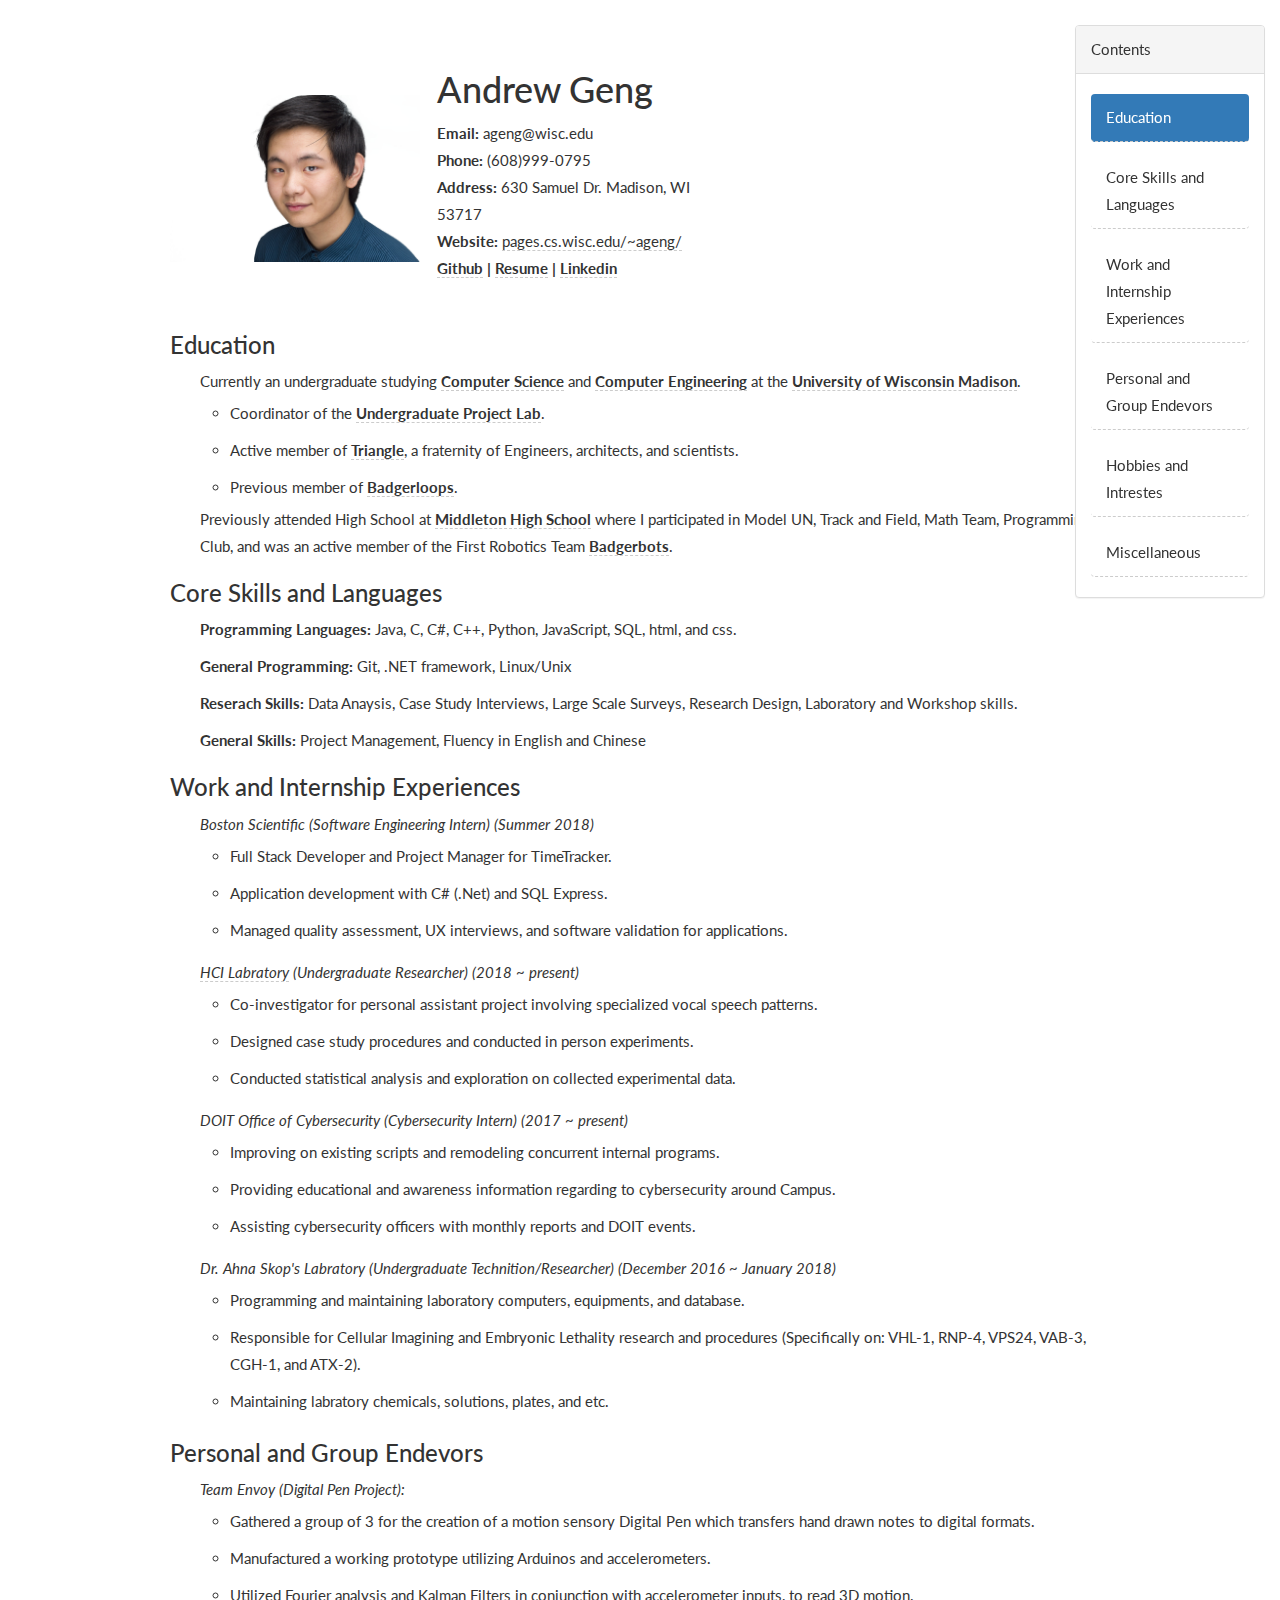
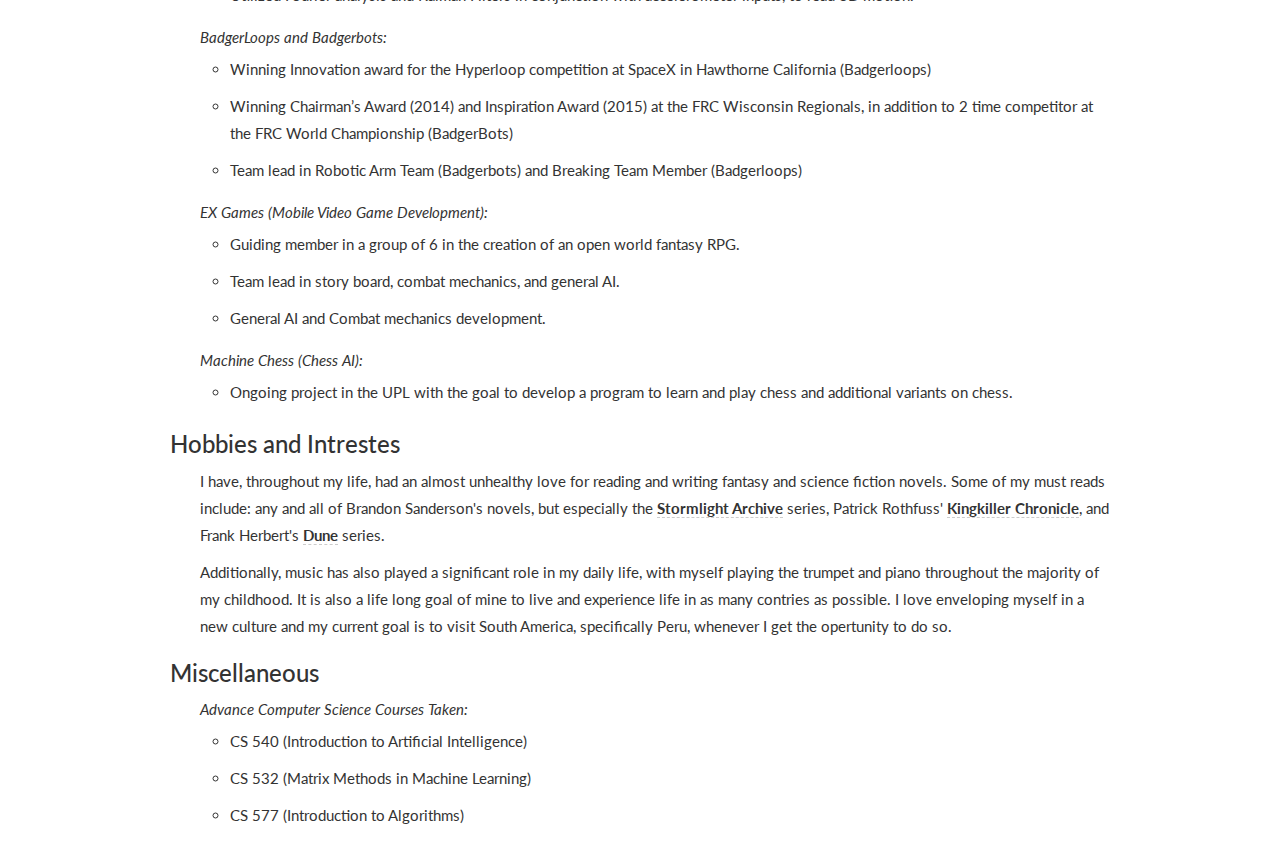
<file: index.html>
<!DOCTYPE html>
<html lang="en">
<head>
    <meta charset="utf-8">
    <title>Andrew Geng</title>
    <meta name="description" content="Andrew is an undergraduate at UW Madison studying Computer Science and Computer Engineering"/>
    <meta name="author" content="Andrew Geng">
    <meta name="viewport" content="width=device-width, initial-scale=1">

    <!-- Set href to an ico file to add a browser tab icon -->
    <link rel="shortcut icon" href="images/badger.ico" type="image/vnd.microsoft.icon">
    <link rel="stylesheet" href="css/bootstrap.css">
    <link rel="stylesheet" href="css/stylesheet.css">
    <link href='http://fonts.googleapis.com/css?family=Lato:400,700' rel='stylesheet' type='text/css'>
    <script type="text/javascript" src="https://ajax.googleapis.com/ajax/libs/jquery/1.12.3/jquery.min.js"></script>
    <style>body {font-family:"Lato",HelveticaNeue,"Helvetica Neue",Helvetica,Arial,sans-serif; font-size: 15px; line-height: 1.8em;}</style>

    <!-- Global site tag (gtag.js) -->
    <script async src="https://www.googletagmanager.com/gtag/js?id=UA-126552977-1"></script>
    <script>
        window.dataLayer = window.dataLayer || [];
        function gtag(){dataLayer.push(arguments);}
        gtag('js', new Date());
        gtag('config', 'UA-126552977-1');
    </script>
</head>
<body class="main">
    <div id="Wrapper">
        <div class="container">
            <table class="info"><tr>
            <td class="myPic">
                <a href="/">
                    <img src="Andrew.jpg" alt="" style="max-width: 100%;">
                </a>
            </td>
            <td>
                <h1>Andrew Geng</h1>
                <div>
                    <strong>Email:</strong> 
                    <div id="email" style="text-align: center; display: inline-block;">
                        @wisc.edu
                        <div style="float:left; display:inline-block;">
                            ageng
                            <span style="display:none;">mymail</span></div>
                    </div>
                </div>
                <div>
                    <strong>Phone:</strong>
                    <div id="phone" style="text-align: center; display: inline-block;">
                        (608)999-0795
                    </div>
                </div>
                <div>
                    <strong>Address:</strong>
                    630 Samuel Dr. Madison, WI 53717
                </div>
                <div>
                    <strong>Website:</strong>
                    <a href="https://pages.cs.wisc.edu/~ageng/">pages.cs.wisc.edu/~ageng/ </a>
                </div>
                <b>
                    <a href="https://github.com/gengandrew">Github</a> | 
                    <a href="~/../documents/Resume.pdf">Resume</a> | 
                    <a href="https://www.linkedin.com/in/andrew-geng-b7a337135/">Linkedin</a>
                </b>
            </td></tr></table>
            <h3 id="Education">Education</h3>
            <p>
                <ul>
                    Currently an undergraduate studying <strong><a href="https://www.cs.wisc.edu/">Computer Science</a></strong> and <strong><a href="https://www.engr.wisc.edu/department/electrical-computer-engineering/">Computer Engineering</a></strong> at the <strong><a href="https://www.wisc.edu/">University of Wisconsin Madison</a></strong>. 
                    <ul>
                        <li>Coordinator of the <strong><a href="https://uw-upl.github.io/">Undergraduate Project Lab</a></strong>.</li>
                        <li>Active member of <strong><a href="https://wis.triangle.org/">Triangle</a></strong>, a fraternity of Engineers, architects, and scientists.</li>
                        <li>Previous member of <strong><a href="https://badgerloop.com/#/home">Badgerloops</a></strong>.</li>
                    </ul>
                    Previously attended High School at <strong><a href="https://mcpasd.k12.wi.us/mhs/">Middleton High School</a></strong> where I participated in Model UN, Track and Field, Math Team, Programming Club, and was an active member of the First Robotics Team <strong><a href="http://www.badgerbots.org/">Badgerbots</a></strong>.
                </ul>
            </p>               
            <h3 id ="Core_Skills">Core Skills and Languages</h3>
            <p> 
                <ul><strong>Programming Languages:</strong> Java, C, C#, C++, Python, JavaScript, SQL, html, and css.</ul>
                <ul><strong>General Programming:</strong> Git, .NET framework, Linux/Unix</ul>
                <ul><strong>Reserach Skills:</strong> Data Anaysis, Case Study Interviews, Large Scale Surveys, Research Design, Laboratory and Workshop skills.</ul>
                <ul><strong>General Skills:</strong> Project Management, Fluency in English and Chinese</ul>                                
            </p>
            <h3 id="Work_Experiences">Work and Internship Experiences</h3>
            <p>
                <ul><em>Boston Scientific (Software Engineering Intern) <i>(Summer 2018)</i></em>
                    <ul>
                        <li>Full Stack Developer and Project Manager for TimeTracker.</li>
                        <li>Application development with C# (.Net) and SQL Express.</li>
                        <li>Managed quality assessment, UX interviews, and software validation for applications.</li>
                    </ul>
                </ul>
                <ul><em><a href="https://hci.cs.wisc.edu/">HCI Labratory</a> (Undergraduate Researcher) <i>(2018 ~ present)</i></em>
                    <ul>
                        <li>Co-investigator for personal assistant project involving specialized vocal speech patterns.</li>
                        <li>Designed case study procedures and conducted in person experiments.</li>
                        <li>Conducted statistical analysis and exploration on collected experimental data.</li>
                    </ul>
                </ul>
                <ul><em>DOIT Office of Cybersecurity (Cybersecurity Intern) <i>(2017 ~ present)</i></em>
                    <ul>
                        <li>Improving on existing scripts and remodeling concurrent internal programs.</li>
                        <li>Providing educational and awareness information regarding to cybersecurity around Campus.</li>
                        <li>Assisting cybersecurity officers with monthly reports and DOIT events.</li>    
                    </ul>
                </ul>
                <ul><em>Dr. Ahna Skop's Labratory (Undergraduate Technition/Researcher) <i>(December 2016 ~ January 2018)</i></em>
                    <ul>
                        <li>Programming and maintaining laboratory computers, equipments, and database.</li>
                        <li>Responsible for Cellular Imagining and Embryonic Lethality research and procedures (Specifically on: VHL-1, RNP-4, VPS24, VAB-3, CGH-1, and ATX-2).</li>                                
                        <li>Maintaining labratory chemicals, solutions, plates, and etc.</li>
                    </ul>
                </ul>
            </p>
            <h3 id="Personal_Projects">Personal and Group Endevors</h3>
            <p>
                <ul><em>Team Envoy (Digital Pen Project):</em>
                    <ul>
                        <li>Gathered a group of 3 for the creation of a motion sensory Digital Pen which transfers hand drawn notes to digital formats.</li>
                        <li>Manufactured a working prototype utilizing Arduinos and accelerometers.</li>
                        <li>Utilized Fourier analysis and Kalman Filters in conjunction with accelerometer inputs, to read 3D motion.</li>
                    </ul>
                </ul>
                <ul><em>BadgerLoops and Badgerbots:</em>
                    <ul>
                        <li>Winning Innovation award for the Hyperloop competition at SpaceX in Hawthorne California (Badgerloops)</li>
                        <li>Winning Chairman’s Award (2014) and Inspiration Award (2015) at the FRC Wisconsin Regionals, in addition to 2 time competitor at the FRC World Championship (BadgerBots)</li>
                        <li>Team lead in Robotic Arm Team (Badgerbots) and Breaking Team Member (Badgerloops)</li>
                    </ul>
                </ul>
                <ul><em>EX Games (Mobile Video Game Development):</em>
                    <ul>
                        <li>Guiding member in a group of 6 in the creation of an open world fantasy RPG.</li>
                        <li>Team lead in story board, combat mechanics, and general AI.</li>
                        <li>General AI and Combat mechanics development.</li>
                    </ul>
                </ul>
                <!--
                <br/>
                <em>Badgerbots Mentor:</em>
                <li>Computer Science Mentor for the First Robotics Team badgerbots</li>
                <br>
                -->
                <ul><em>Machine Chess (Chess AI):</em>
                    <ul>
                        <li>Ongoing project in the UPL with the goal to develop a program to learn and play chess and additional variants on chess.</li>
                    </ul>
                </ul>
            </p>
            <h3 id="AboutMe">Hobbies and Intrestes</h3>
            <p>
                <ul>
                    I have, throughout my life, had an almost unhealthy love for reading and writing fantasy and science fiction novels. 
                    Some of my must reads include: any and all of Brandon Sanderson's novels, but especially the <strong><a href="https://www.amazon.com/gp/product/B003P2WO5E/ref=series_dp_rw_ca_1">Stormlight Archive</a></strong> series,
                    Patrick Rothfuss' <strong><a href="https://www.amazon.com/gp/product/B0010SKUYM/ref=series_dp_rw_ca_1">Kingkiller Chronicle</a></strong>, and Frank Herbert's <strong><a href="https://www.amazon.com/Dune-Frank-Herbert-ebook/dp/B00B7NPRY8">Dune</a></strong> series.
                </ul>
                <ul>
                    Additionally, music has also played a significant role in my daily life, with myself playing the trumpet and piano throughout the majority of my childhood. 
                    It is also a life long goal of mine to live and experience life in as many contries as possible. I love enveloping myself in a new culture and my current goal is to visit South America, specifically Peru, whenever I get the opertunity to do so.         
                </ul>
            </p>
            
            <h3 id="Misc">Miscellaneous</h3>
            <p>
                <ul><em>Advance Computer Science Courses Taken:</em>
                    <ul>
                        <li>CS 540 (Introduction to Artificial Intelligence)</li>
                        <li>CS 532 (Matrix Methods in Machine Learning)</li>
                        <li>CS 577 (Introduction to Algorithms)</li>
                    </ul>
                </ul>
                <!--
                <ul><strong>Advance Engineering Courses Taken:</strong>
                    <ul>
                        <li>CS 540 (Introduction to Artificial Intelligence)</li>
                        <li>CS 532 (Matrix Methods in Machine Learning)</li>
                        <li>CS 577 (Introduction to Algorithms)</li>
                    </ul>
                </ul>
                -->
            </p>                 
            <div class="panel_right">
                <div class="panel panel-default panel-affix" id="myScrollspy">
                    <!-- Default panel contents -->
                    <div class="panel-heading">
                        Contents
                    </div>
                    <div class="panel-body">
                        <div id="toc"></div>
                    </div>
                </div>
            </div> <!-- //Close Col -->
        </div>
    </div>
    <script type="text/javascript">
        $(function() {
            $('a').each(function() {
                var url = $(this).attr('href');
                if(url.substr(0,1) == '#') {
                    $(this).click(function() {
                        var scroll = 0;
                        if(url != '#') scroll = $( url ).offset().top;
                        $('html, body').animate({ scrollTop: scroll}, 1000);
                        return false;
                    });
                    return;
                }
                if(url.substr(0,4) == 'http') {
                    $(this).attr('target', '_blank');
                    $(this).click(function() {ga('send', 'event', url,'click');});
                }
            });      
        });
    </script>
    <!-- Custom javascript -->
    <script src='js/toc.js'></script>
</body>
</html>
</file>
<file: css/stylesheet.css>
a{ 
  color: inherit; border-bottom: 1px dashed #ccc;
}

td.myPic{
  padding-top: 25px;
}

div.panel_right{
    position: fixed;
    right: 15px;
    top: 25px;
    z-index: 100;
    width: 190px;
}

a:hover, a:active, a:focus{ 
  color: inherit; text-decoration: none; border-bottom: 1px solid black; outline: none;
}

ul, ol{
  padding-left: 30px;
}

li {padding: 5px 0;}

@media (max-width: 1026px){
  div.panel_right{
    visibility: hidden;
  }
}

@media (min-width: 768px) {
  .fixed {position: fixed;}
}

.info {
  margin: 50px 0;
}
.info td:nth-child(1) {
  width: 250px;
}
.info td:nth-child(2) {
  padding-left: 3%;
}
</file>
